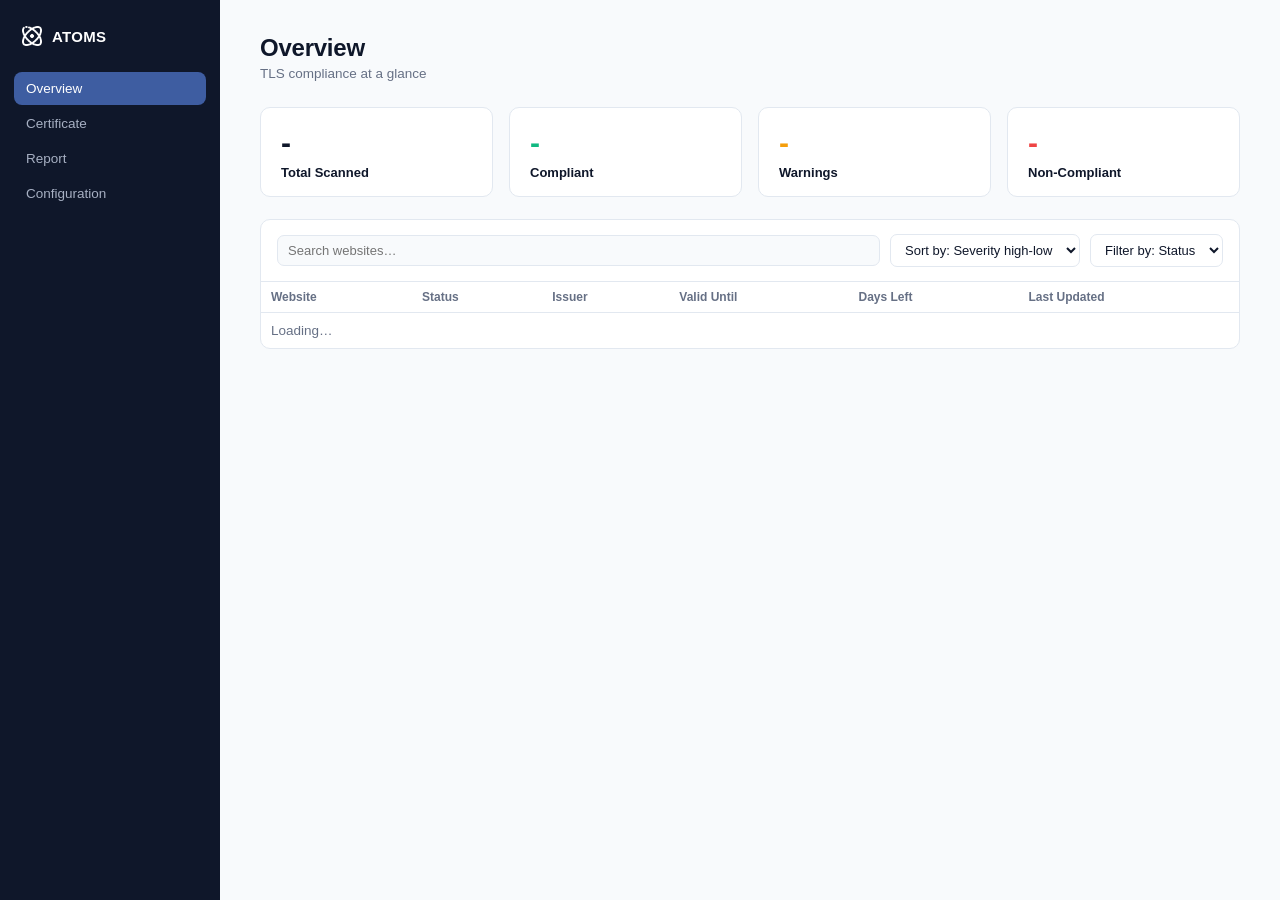
<file: index.html>
<!DOCTYPE html>
<html lang="en">
<head>
  <meta charset="UTF-8" />
  <meta name="viewport" content="width=device-width, initial-scale=1.0" />
  <title>ATOMS - Overview</title>
  <link rel="stylesheet" href="atoms.css" />
  <style>
    /* Toolbar + native filter controls — not covered by atoms.css, so
      styled locally using the same design tokens. */
    .toolbar {
      display: flex;
      align-items: center;
      gap: 10px;
      padding: 14px 16px;
      border-bottom: 1px solid var(--border);
    }
    .toolbar input[type="search"] {
      flex: 1;
      font-family: inherit;
      border: 1px solid var(--border);
      border-radius: 7px;
      padding: 7px 10px;
      font-size: 13px;
      background: var(--bg);
      color: var(--text);
    }
    .toolbar input[type="search"]:focus {
      outline: none;
      border-color: var(--blue);
      box-shadow: 0 0 0 3px var(--blue-bg);
    }
    .toolbar select {
      font-family: inherit;
      border: 1px solid var(--border);
      border-radius: 7px;
      padding: 7px 10px;
      font-size: 13px;
      background: #fff;
      color: var(--text);
    }
  </style>
</head>
<body>

  <aside class="sidebar" data-sidebar></aside>

  <main class="main">
    <div class="page-header">
      <div>
        <h1>Overview</h1>
        <p>TLS compliance at a glance</p>
      </div>
    </div>

    <div class="stat-grid" id="stat-row">
      <div class="stat-card stat-card--dark">
        <div class="stat-card__value">-</div>
        <div class="stat-card__label">Total Scanned</div>
      </div>
      <div class="stat-card stat-card--green">
        <div class="stat-card__value">-</div>
        <div class="stat-card__label">Compliant</div>
      </div>
      <div class="stat-card stat-card--amber">
        <div class="stat-card__value">-</div>
        <div class="stat-card__label">Warnings</div>
      </div>
      <div class="stat-card stat-card--red">
        <div class="stat-card__value">-</div>
        <div class="stat-card__label">Non-Compliant</div>
      </div>
    </div>

    <div class="card" style="padding:0;">
      <div class="toolbar">
        <input type="search" id="search-input" placeholder="Search websites…" />
        <select id="sort-select">
          <option value="severity">Sort by: Severity high-low</option>
          <option value="expiry">Sort by: Expiry soonest</option>
          <option value="name">Sort by: Name A-Z</option>
        </select>
        <select id="status-filter">
          <option value="">Filter by: Status</option>
          <option value="compliant">Compliant</option>
          <option value="warning">Warning</option>
          <option value="noncompliant">Non-compliant</option>
        </select>
      </div>

      <table class="data-table">
        <thead>
          <tr>
            <th>Website</th>
            <th>Status</th>
            <th>Issuer</th>
            <th>Valid Until</th>
            <th>Days Left</th>
            <th>Last Updated</th>
          </tr>
        </thead>
        <tbody id="cert-table-body">
          <tr><td colspan="6" style="color:var(--text-secondary);">Loading…</td></tr>
        </tbody>
      </table>
    </div>
  </main>

  <script src="atoms.js"></script>
  <script>
    renderSidebar("overview");

    const statusLabel = { compliant: "Compliant", warning: "Warning", noncompliant: "Not compliant" };

    function renderSummary(summary) {
      const cards = document.querySelectorAll("#stat-row .stat-card__value");
      cards[0].textContent = summary.totalScanned;
      cards[1].textContent = summary.compliant;
      cards[2].textContent = summary.warnings;
      cards[3].textContent = summary.nonCompliant;
    }

    function renderCertificates(certs) {
      const body = document.getElementById("cert-table-body");
      if (certs.length === 0) {
        body.innerHTML = `<tr><td colspan="6" style="color:var(--text-secondary);">No certificates match this filter.</td></tr>`;
        return;
      }
      body.innerHTML = certs.map(c => `
        <tr onclick="window.location.href='certificate-detail.html?id=${encodeURIComponent(c.id)}'">
          <td>${c.domain}</td>
          <td><span class="pill pill--${c.status}">${statusLabel[c.status] ?? c.status}</span></td>
          <td>${c.issuer}</td>
          <td>${formatDate(c.validUntil)}</td>
          <td>${c.daysLeft === null ? "Expired" : c.daysLeft}</td>
          <td>${formatDate(c.lastUpdated)}</td>
        </tr>
      `).join("");
    }

    function formatDate(iso) {
      if (!iso) return "-";
      const d = new Date(iso);
      return d.toLocaleDateString("en-GB", { day: "numeric", month: "short", year: "numeric" });
    }

    async function loadCertificates() {
      const params = {};
      const search = document.getElementById("search-input").value.trim();
      const status = document.getElementById("status-filter").value;
      const sort = document.getElementById("sort-select").value;
      if (search) params.search = search;
      if (status) params.status = status;
      if (sort) params.sort = sort;

      try {
        const certs = await Api.getCertificates(params);
        renderCertificates(certs);
      } catch (err) {
        renderError(document.getElementById("cert-table-body").closest(".card"), err.message);
      }
    }

    async function init() {
      try {
        const summary = await Api.getSummary();
        renderSummary(summary);
      } catch (err) {
        renderError(document.getElementById("stat-row"), err.message);
      }
      await loadCertificates();
    }

    document.getElementById("search-input").addEventListener("input", debounce(loadCertificates, 300));
    document.getElementById("status-filter").addEventListener("change", loadCertificates);
    document.getElementById("sort-select").addEventListener("change", loadCertificates);

    function debounce(fn, wait) {
      let t;
      return (...args) => { clearTimeout(t); t = setTimeout(() => fn(...args), wait); };
    }

    init();
  </script>
</body>
</html>
</file>
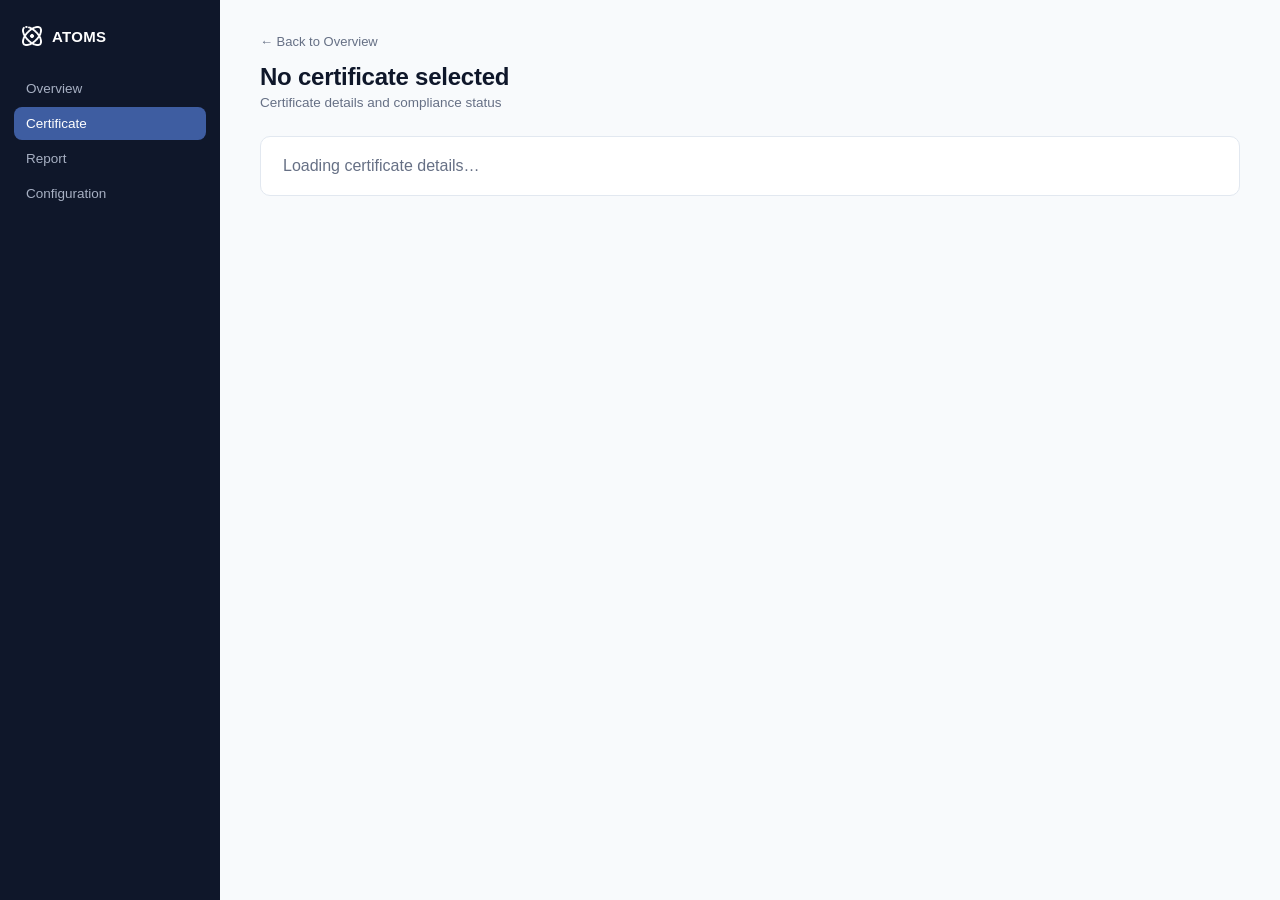
<file: certificate.html>
<!DOCTYPE html>
<html lang="en">
<head>
  <meta charset="UTF-8" />
  <meta name="viewport" content="width=device-width, initial-scale=1.0" />
  <title>ATOMS - Certificate Detail</title>
  <link rel="stylesheet" href="atoms.css" />
</head>
<body>

  <aside class="sidebar" data-sidebar></aside>

  <main class="main">
    <p class="breadcrumb"><a href="overview.html">&larr; Back to Overview</a></p>

    <div class="page-header">
      <div>
        <h1 id="domain-heading">Loading…</h1>
        <p>Certificate details and compliance status</p>
      </div>
    </div>

    <div id="detail-container">
      <div class="card" style="color:var(--text-secondary);">Loading certificate details…</div>
    </div>
  </main>

  <script src="atoms.js"></script>
  <script>
    renderSidebar("certificate");

    const statusLabel = { compliant: "Compliant", warning: "Warning", noncompliant: "Not compliant" };

    function formatDate(iso) {
      if (!iso) return "-";
      const d = new Date(iso);
      return d.toLocaleDateString("en-GB", { day: "numeric", month: "short", year: "numeric" });
    }

    function renderDetail(cert) {
      document.getElementById("domain-heading").textContent = cert.domain;

      const flaggedBlock = (cert.status !== "compliant") ? `
        <div class="callout callout--issue">
          <p class="callout__title">Why this certificate is flagged</p>
          <p class="callout__body">${cert.flagReason ?? "No reason provided."}</p>
        </div>
        <div class="callout callout--fix">
          <p class="callout__title">Suggested remedy</p>
          <p class="callout__body">${cert.suggestedRemedy ?? "No remedy provided."}</p>
        </div>
      ` : "";

      document.getElementById("detail-container").innerHTML = `
        <div class="card" style="margin-bottom: 18px;">
          <span class="pill pill--${cert.status}" style="margin-bottom:14px;">${statusLabel[cert.status] ?? cert.status}</span>
          <div class="kv-list">
            <div class="kv-row"><span class="kv-row__label">Issuer</span><span class="kv-row__value">${cert.issuer}</span></div>
            <div class="kv-row"><span class="kv-row__label">Valid From</span><span class="kv-row__value">${formatDate(cert.validFrom)}</span></div>
            <div class="kv-row"><span class="kv-row__label">Valid Until</span><span class="kv-row__value">${formatDate(cert.validUntil)}</span></div>
            <div class="kv-row"><span class="kv-row__label">Days Left</span><span class="kv-row__value">${cert.daysLeft === null ? "Expired" : cert.daysLeft}</span></div>
            <div class="kv-row"><span class="kv-row__label">Signature Algorithm</span><span class="kv-row__value">${cert.signatureAlgorithm}</span></div>
            <div class="kv-row"><span class="kv-row__label">Key Type / Length</span><span class="kv-row__value">${cert.keyType}</span></div>
            <div class="kv-row"><span class="kv-row__label">Subject Alternative Names</span><span class="kv-row__value">${(cert.subjectAlternativeNames || []).join(", ")}</span></div>
            <div class="kv-row"><span class="kv-row__label">Owner</span><span class="kv-row__value">${cert.owner ?? "Unassigned"}</span></div>
          </div>
        </div>
        ${flaggedBlock}
      `;
    }

    async function init() {
      const params = new URLSearchParams(window.location.search);
      const id = params.get("id");
      if (!id) {
        document.getElementById("domain-heading").textContent = "No certificate selected";
        renderError(document.getElementById("detail-container"), "no certificate id was provided in the URL");
        return;
      }
      try {
        const cert = await Api.getCertificate(id);
        renderDetail(cert);
      } catch (err) {
        document.getElementById("domain-heading").textContent = "Certificate not found";
        renderError(document.getElementById("detail-container"), err.message);
      }
    }

    init();
  </script>
</body>
</html>
</file>
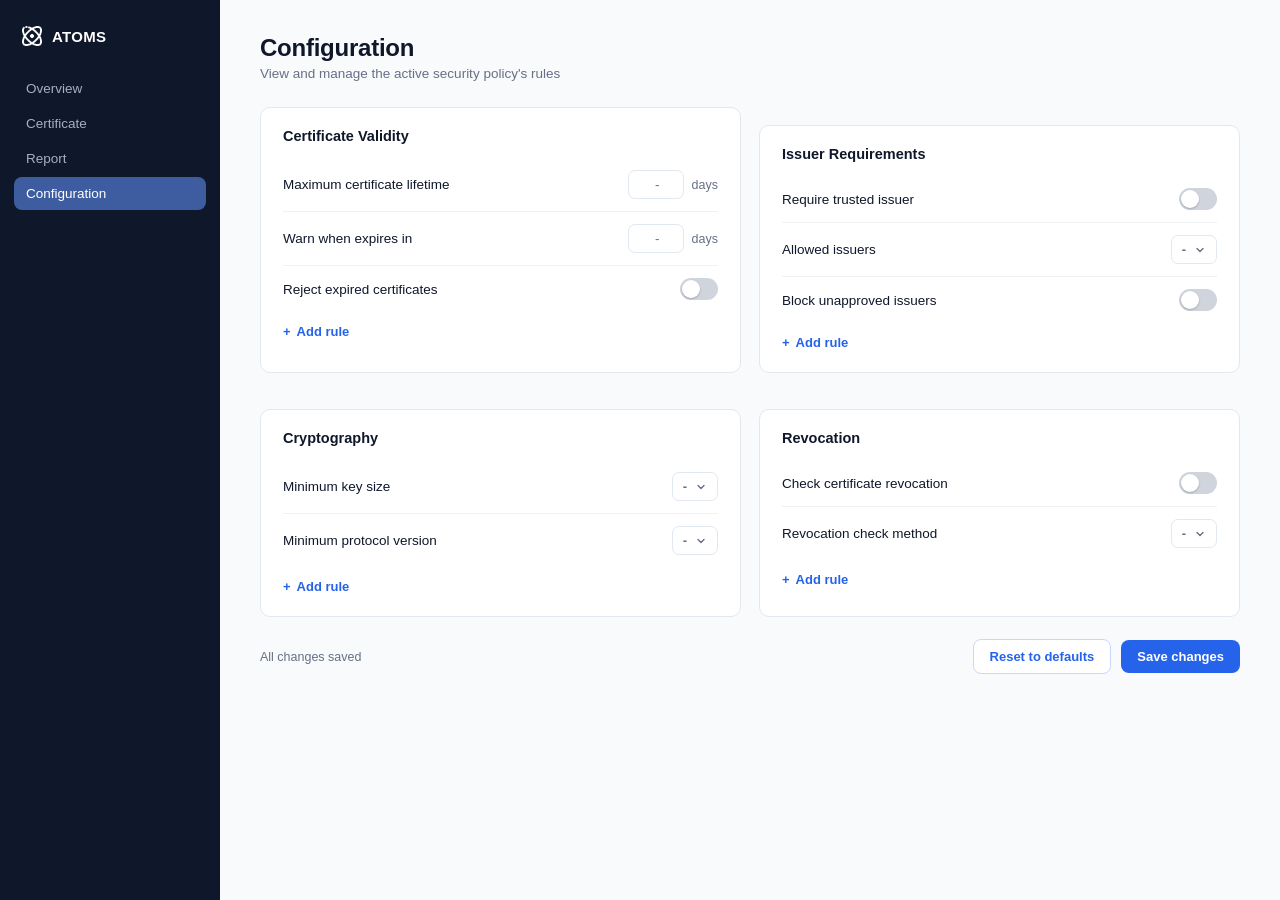
<file: configuration.html>
<!DOCTYPE html>
<html lang="en">
<head>
  <meta charset="UTF-8" />
  <meta name="viewport" content="width=device-width, initial-scale=1.0" />
  <title>ATOMS - Configuration</title>
  <link rel="stylesheet" href="atoms.css" />
  <style>
    /* ---------- Config layout: 2 boxes per row ---------- */

    .config-grid {
      display: grid;
      grid-template-columns: 1fr 1fr;
      gap: 18px;
    }

    .config-section__head {
      display: flex;
      align-items: baseline;
      justify-content: space-between;
      margin-bottom: 14px;
    }

    .config-rows { display: flex; flex-direction: column; }

    .config-row {
      display: flex;
      align-items: center;
      justify-content: space-between;
      gap: 16px;
      padding: 12px 0;
      border-bottom: 1px solid #F0F1F3;
    }
    .config-row:last-of-type { border-bottom: none; }

    .config-row__label { font-size: 13.5px; color: var(--text); }
    .config-row__hint {
      display: block;
      font-size: 12px;
      color: var(--text-secondary);
      margin-top: 2px;
    }
    .config-row__control {
      display: flex;
      align-items: center;
      gap: 8px;
      flex-shrink: 0;
    }

    /* ---------- Entry type: days counter (number + unit) ---------- */

    .field-number { display: flex; align-items: center; gap: 8px; }
    .field-number input {
      width: 56px;
      text-align: right;
      font-family: inherit;
      font-size: 13.5px;
      font-weight: 600;
      color: var(--text);
      border: 1px solid var(--border);
      border-radius: 7px;
      padding: 6px 8px;
      background: #fff;
    }
    .field-number input::placeholder { color: var(--text-secondary); font-weight: 500; }
    .field-number input:focus {
      outline: none;
      border-color: var(--blue);
      box-shadow: 0 0 0 3px var(--blue-bg);
    }
    .field-number .unit { font-size: 12.5px; color: var(--text-secondary); }

    /* ---------- Entry type: enabled/disabled switch ---------- */

    .toggle { display: inline-flex; align-items: center; gap: 9px; cursor: pointer; user-select: none; }
    .toggle input { display: none; }
    .toggle__track {
      width: 38px;
      height: 22px;
      border-radius: 999px;
      background: #D0D5DD;
      position: relative;
      transition: background 0.15s ease;
      flex-shrink: 0;
    }
    .toggle__thumb {
      position: absolute;
      top: 2px;
      left: 2px;
      width: 18px;
      height: 18px;
      border-radius: 50%;
      background: #fff;
      box-shadow: 0 1px 2px rgba(16, 24, 40, 0.25);
      transition: transform 0.15s ease;
    }
    .toggle input:checked + .toggle__track { background: var(--green); }
    .toggle input:checked + .toggle__track .toggle__thumb { transform: translateX(16px); }

    /* ---------- Entry type: dropdown ---------- */

    .dropdown { position: relative; }
    .dropdown__trigger {
      display: inline-flex;
      align-items: center;
      gap: 8px;
      background: #fff;
      border: 1px solid var(--border);
      border-radius: 7px;
      padding: 6px 10px;
      font-size: 13px;
      font-weight: 600;
      color: var(--text-secondary);
      cursor: pointer;
      white-space: nowrap;
    }
    .dropdown__trigger:hover { border-color: #C7D7FE; }
    .dropdown__trigger svg { color: var(--text-secondary); flex-shrink: 0; }
    .dropdown__panel {
      display: none;
      position: absolute;
      top: calc(100% + 6px);
      right: 0;
      background: #fff;
      border: 1px solid var(--border);
      border-radius: 8px;
      box-shadow: 0 8px 24px rgba(16, 24, 40, 0.12);
      padding: 6px;
      min-width: 200px;
      z-index: 10;
    }
    .dropdown__panel.is-open { display: block; }
    .dropdown__option {
      display: block;
      width: 100%;
      text-align: left;
      background: none;
      border: none;
      font-family: inherit;
      font-size: 13px;
      padding: 8px 10px;
      border-radius: 6px;
      cursor: pointer;
      color: var(--text);
    }
    .dropdown__option:hover { background: var(--bg); }
    .dropdown__option.is-selected { color: var(--blue); font-weight: 600; }

    /* ---------- Add rule ---------- */

    .add-rule {
      display: flex;
      align-items: center;
      gap: 6px;
      background: none;
      border: none;
      font-family: inherit;
      font-size: 13px;
      font-weight: 600;
      color: var(--blue);
      cursor: pointer;
      padding: 12px 0 2px;
    }
    .add-rule:hover { color: #1D4ED8; }

    .add-rule-form {
      display: none;
      gap: 8px;
      align-items: center;
      padding: 12px 0 2px;
      border-top: 1px solid #F0F1F3;
      margin-top: 4px;
    }
    .add-rule-form.is-open { display: flex; }
    .add-rule-form input[type="text"] {
      flex: 1;
      font-family: inherit;
      font-size: 13px;
      border: 1px solid var(--border);
      border-radius: 7px;
      padding: 7px 10px;
    }
    .add-rule-form input[type="text"]:focus {
      outline: none;
      border-color: var(--blue);
      box-shadow: 0 0 0 3px var(--blue-bg);
    }
    .add-rule-form select {
      font-family: inherit;
      font-size: 13px;
      border: 1px solid var(--border);
      border-radius: 7px;
      padding: 7px 8px;
      background: #fff;
      color: var(--text);
    }

    .save-bar {
      display: flex;
      align-items: center;
      justify-content: flex-end;
      gap: 10px;
      margin-top: 22px;
    }
    .save-bar__status { font-size: 12.5px; color: var(--text-secondary); margin-right: auto; }

    @media (max-width: 900px) {
      .config-grid { grid-template-columns: 1fr; }
    }
  </style>
</head>
<body>

  <aside class="sidebar" data-sidebar></aside>

  <main class="main">
    <div class="page-header">
      <div>
        <h1>Configuration</h1>
        <p>View and manage the active security policy's rules</p>
      </div>
    </div>

    <!-- 4 boxes total, 2 per row. Fully rendered by renderConfig(schema) below —
         values shown as "-" until populated from the API. -->
    <div class="config-grid" id="config-grid"></div>

    <div class="save-bar">
      <span class="save-bar__status" id="save-status">All changes saved</span>
      <button class="btn btn--outline" id="reset-btn">Reset to defaults</button>
      <button class="btn btn--primary" id="save-btn">Save changes</button>
    </div>
  </main>

  <script src="atoms.js"></script>
  <script>
    renderSidebar("configuration");

    // Placeholder schema: same structure the API will return, values unset.
    // This keeps every box/entry-type visible immediately instead of behind
    // a loading state. Swap this for the real fetch() shown above.
    const placeholderSchema = {
      sections: [
        {
          id: "validity",
          title: "Certificate Validity",
          rows: [
            { id: "max_lifetime", label: "Maximum certificate lifetime", type: "number", unit: "days", value: null },
            { id: "warn_expires_in", label: "Warn when expires in", type: "number", unit: "days", value: null },
            { id: "reject_expired", label: "Reject expired certificates", type: "toggle", value: null },
          ],
        },
        {
          id: "issuer",
          title: "Issuer Requirements",
          rows: [
            { id: "require_trusted_issuer", label: "Require trusted issuer", type: "toggle", value: null },
            { id: "allowed_issuers", label: "Allowed issuers", type: "select", value: null, options: [] },
            { id: "block_unapproved_issuers", label: "Block unapproved issuers", type: "toggle", value: null },
          ],
        },
        {
          id: "crypto",
          title: "Cryptography",
          rows: [
            { id: "min_key_size", label: "Minimum key size", type: "select", value: null, options: [] },
            { id: "min_protocol_version", label: "Minimum protocol version", type: "select", value: null, options: [] },
          ],
        },
        {
          id: "revocation",
          title: "Revocation",
          rows: [
            { id: "check_revocation", label: "Check certificate revocation", type: "toggle", value: null },
            { id: "revocation_method", label: "Revocation check method", type: "select", value: null, options: [] },
          ],
        },
      ],
    };

    let unsaved = false;

    // ---- Row / control builders --------------------------------------------
    function buildControl(row) {
      if (row.type === "number") {
        return `
          <span class="config-row__control field-number">
            <input type="number" value="${row.value ?? ""}" placeholder="-" min="0" data-field="${row.id}" />
            <span class="unit">${row.unit || ""}</span>
          </span>`;
      }
      if (row.type === "toggle") {
        return `
          <label class="toggle">
            <input type="checkbox" data-field="${row.id}" ${row.value ? "checked" : ""} />
            <span class="toggle__track"><span class="toggle__thumb"></span></span>
          </label>`;
      }
      if (row.type === "select") {
        const selected = (row.options || []).find((o) => o.value === row.value);
        const options = row.options && row.options.length
          ? row.options
              .map(
                (o) =>
                  `<button class="dropdown__option${o.value === row.value ? " is-selected" : ""}" data-value="${o.value}">${o.label}</button>`
              )
              .join("")
          : `<button class="dropdown__option" data-value="">-</button>`;
        return `
          <div class="dropdown" data-field="${row.id}">
            <div class="dropdown__trigger select-trigger">
              <span>${selected ? selected.label : "-"}</span>
              <svg width="12" height="12" viewBox="0 0 12 12" fill="none"><path d="M3 4.5L6 7.5L9 4.5" stroke="currentColor" stroke-width="1.4" stroke-linecap="round" stroke-linejoin="round"/></svg>
            </div>
            <div class="dropdown__panel">${options}</div>
          </div>`;
      }
      return "";
    }

    function buildRow(row) {
      return `
        <div class="config-row" data-row="${row.id}">
          <span class="config-row__label">
            ${row.label}
            ${row.hint ? `<span class="config-row__hint">${row.hint}</span>` : ""}
          </span>
          ${buildControl(row)}
        </div>`;
    }

    function buildSection(section) {
      return `
        <div class="card config-section" data-section="${section.id}">
          <div class="config-section__head">
            <p class="card__title" style="margin:0;">${section.title}</p>
          </div>
          <div class="config-rows">
            ${section.rows.map(buildRow).join("")}
          </div>
          <button class="add-rule" data-section="${section.id}">
            <span>+</span> Add rule
          </button>
          <div class="add-rule-form" data-section-form="${section.id}">
            <input type="text" placeholder="Rule name" />
            <select>
              <option value="toggle">Toggle</option>
              <option value="number">Number</option>
            </select>
            <button class="btn btn--primary add-rule-confirm" style="padding:7px 12px;">Add</button>
          </div>
        </div>`;
    }

    // ---- Main render entry point --------------------------------------------
    function renderConfig(schema) {
      const grid = document.getElementById("config-grid");
      grid.innerHTML = schema.sections.map(buildSection).join("");
      wireInteractions();
      setSaveStatus("All changes saved", false);
    }

    // ---- Interaction wiring --------------------------------------------------
    function wireInteractions() {
      document.querySelectorAll(".select-trigger").forEach((trigger) => {
        const wrapper = trigger.closest("[data-field]");
        const panel = trigger.nextElementSibling;
        initDropdown(trigger, panel);
        panel.querySelectorAll(".dropdown__option").forEach((opt) => {
          opt.addEventListener("click", () => {
            trigger.querySelector("span").textContent = opt.textContent;
            panel.querySelectorAll(".dropdown__option").forEach((o) => o.classList.remove("is-selected"));
            opt.classList.add("is-selected");
            panel.classList.remove("is-open");
            wrapper.dataset.value = opt.dataset.value;
            setSaveStatus("Unsaved changes", true);
          });
        });
      });

      document.querySelectorAll('input[type="checkbox"], input[type="number"]').forEach((el) => {
        el.addEventListener("change", () => setSaveStatus("Unsaved changes", true));
      });

      document.querySelectorAll(".add-rule").forEach((btn) => {
        btn.addEventListener("click", () => {
          document.querySelector(`[data-section-form="${btn.dataset.section}"]`).classList.toggle("is-open");
        });
      });

      document.querySelectorAll(".add-rule-confirm").forEach((btn) => {
        btn.addEventListener("click", () => {
          const form = btn.closest(".add-rule-form");
          const nameInput = form.querySelector('input[type="text"]');
          const type = form.querySelector("select").value;
          const name = nameInput.value.trim();
          if (!name) { nameInput.focus(); return; }

          const rowsContainer = form.previousElementSibling;
          const id = name.toLowerCase().replace(/[^a-z0-9]+/g, "_");
          const row = type === "number"
            ? { id, label: name, type: "number", unit: "days", value: null }
            : { id, label: name, type: "toggle", value: null };

          rowsContainer.insertAdjacentHTML("beforeend", buildRow(row));
          wireInteractions();
          nameInput.value = "";
          form.classList.remove("is-open");
          setSaveStatus("Unsaved changes", true);
          // TODO: POST the new rule to the backend, e.g.
          // fetch('/api/policy/rules', { method: 'POST', body: JSON.stringify(row) })
        });
      });
    }

    function setSaveStatus(text, isUnsaved) {
      unsaved = !!isUnsaved;
      const status = document.getElementById("save-status");
      status.textContent = text;
      status.style.color = isUnsaved ? "var(--amber)" : "var(--text-secondary)";
    }

    // ---- Collecting current values for a save request --------------------------
    function collectConfigValues() {
      const values = {};
      document.querySelectorAll("[data-field]").forEach((el) => {
        if (el.tagName === "INPUT" && el.type === "checkbox") {
          values[el.dataset.field] = el.checked;
        } else if (el.tagName === "INPUT" && el.type === "number") {
          values[el.dataset.field] = el.value === "" ? null : Number(el.value);
        } else if (el.dataset.field) {
          values[el.dataset.field] = el.dataset.value || null;
        }
      });
      return values;
    }

    document.getElementById("save-btn").addEventListener("click", () => {
      const payload = collectConfigValues();
      // TODO: fetch('/api/policy', { method: 'PATCH', body: JSON.stringify(payload) })
      setSaveStatus("All changes saved", false);
    });

    document.getElementById("reset-btn").addEventListener("click", () => {
      if (confirm("Reset all rules on this policy to their default values?")) {
        // TODO: fetch('/api/policy/reset', { method: 'POST' }).then(r => r.json()).then(renderConfig)
      }
    });

    // Render immediately with placeholders; replace with the real fetch()
    // from the API integration comment once the backend is wired up.
    renderConfig(placeholderSchema);
  </script>
</body>
</html>
</file>
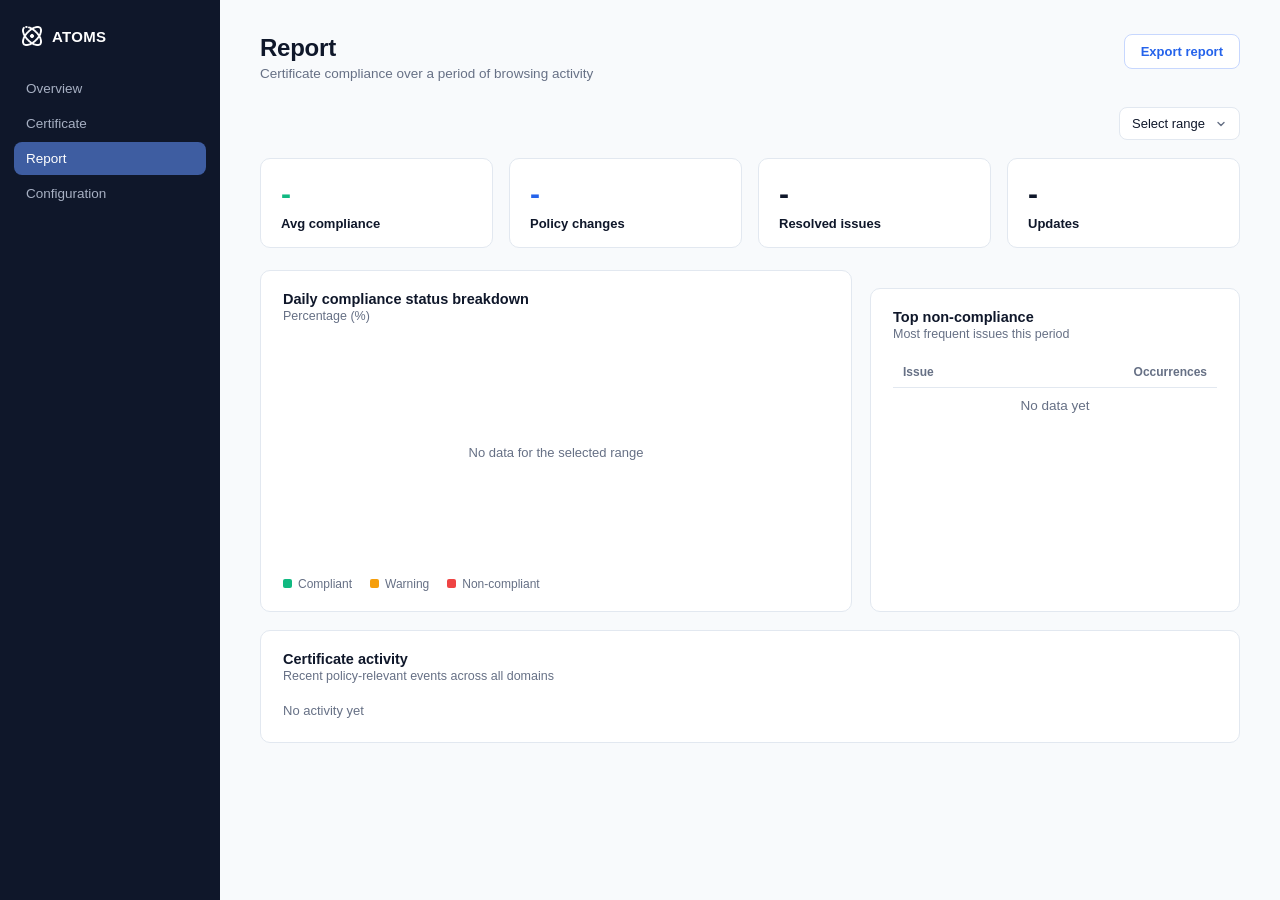
<file: report.html>
<!DOCTYPE html>
<html lang="en">
<head>
  <meta charset="UTF-8" />
  <meta name="viewport" content="width=device-width, initial-scale=1.0" />
  <title>ATOMS - Report</title>
  <link rel="stylesheet" href="atoms.css" />
  <style>
    /* ---------- Chart ---------- */
    .chart-wrap { position: relative; }
    .chart-wrap svg { display: block; width: 100%; height: auto; }

    .chart-empty {
      position: absolute;
      inset: 0;
      display: flex;
      align-items: center;
      justify-content: center;
      font-size: 13px;
      color: var(--text-secondary);
      pointer-events: none;
    }

    .chart-tooltip {
      position: absolute;
      pointer-events: none;
      background: var(--navy);
      color: #fff;
      font-size: 12px;
      padding: 8px 10px;
      border-radius: 8px;
      line-height: 1.5;
      opacity: 0;
      transform: translate(-50%, -110%);
      transition: opacity 0.1s ease;
      white-space: nowrap;
      z-index: 5;
    }
    .chart-tooltip strong { display: block; font-size: 12px; margin-bottom: 2px; }
    .chart-tooltip .row { display: flex; gap: 8px; justify-content: space-between; }

    /* ---------- Dropdown (time range) ---------- */
    .dropdown { position: relative; }
    .dropdown__panel {
      display: none;
      position: absolute;
      top: calc(100% + 6px);
      right: 0;
      background: #fff;
      border: 1px solid var(--border);
      border-radius: 8px;
      box-shadow: 0 8px 24px rgba(16, 24, 40, 0.10);
      padding: 6px;
      min-width: 220px;
      z-index: 10;
    }
    .dropdown__panel.is-open { display: block; }
    .dropdown__option {
      display: block;
      width: 100%;
      text-align: left;
      background: none;
      border: none;
      font-family: inherit;
      font-size: 13px;
      padding: 8px 10px;
      border-radius: 6px;
      cursor: pointer;
      color: var(--text);
    }
    .dropdown__option:hover { background: var(--bg); }

    /* ---------- Empty-state rows ---------- */
    .empty-row td {
      text-align: center;
      color: var(--text-secondary);
      padding: 18px 10px;
    }

    .activity-list { display: flex; flex-direction: column; }
    .activity-item {
      display: flex;
      gap: 12px;
      padding: 12px 0;
      border-bottom: 1px solid #F0F1F3;
      font-size: 13.5px;
    }
    .activity-item:last-child { border-bottom: none; }
    .activity-dot { width: 8px; height: 8px; border-radius: 50%; margin-top: 5px; flex-shrink: 0; }
    .activity-item__text { color: var(--text); }
    .activity-item__meta { color: var(--text-secondary); font-size: 12px; }
  </style>
</head>
<body>

  <aside class="sidebar" data-sidebar></aside>

  <main class="main">
    <div class="page-header">
      <div>
        <h1>Report</h1>
        <p>Certificate compliance over a period of browsing activity</p>
      </div>
      <button class="btn btn--outline" id="export-btn">Export report</button>
    </div>

    <!-- Time range picker: options populated from API (or a fixed preset list) via renderRangeOptions() -->
    <div style="display:flex; justify-content:flex-end; margin-bottom:18px;">
      <div class="dropdown" id="range-dropdown">
        <div class="select" id="range-trigger">
          <span id="range-label">Select range</span>
          <svg width="12" height="12" viewBox="0 0 12 12" fill="none"><path d="M3 4.5L6 7.5L9 4.5" stroke="currentColor" stroke-width="1.4" stroke-linecap="round" stroke-linejoin="round"/></svg>
        </div>
        <div class="dropdown__panel" id="range-panel"></div>
      </div>
    </div>

    <!-- Stat cards: each value comes from GET /api/report/summary via data-stat binding -->
    <div class="stat-grid">
      <div class="stat-card stat-card--green">
        <div class="stat-card__value" data-stat="avgCompliance">-</div>
        <div class="stat-card__label">Avg compliance</div>
      </div>
      <div class="stat-card stat-card--blue">
        <div class="stat-card__value" data-stat="policyChanges">-</div>
        <div class="stat-card__label">Policy changes</div>
      </div>
      <div class="stat-card stat-card--dark">
        <div class="stat-card__value" data-stat="resolvedIssues">-</div>
        <div class="stat-card__label">Resolved issues</div>
      </div>
      <div class="stat-card stat-card--dark">
        <div class="stat-card__value" data-stat="updates">-</div>
        <div class="stat-card__label">Updates</div>
      </div>
    </div>

    <div class="chart-row">
      <div class="card">
        <p class="card__title" id="chart-title">Daily compliance status breakdown</p>
        <p class="card__subtitle">Percentage (%)</p>
        <div class="chart-wrap" id="chart-wrap">
          <svg id="chart-svg" viewBox="0 0 720 300" preserveAspectRatio="none"></svg>
          <div class="chart-empty" id="chart-empty">No data for the selected range</div>
          <div class="chart-tooltip" id="chart-tooltip"></div>
        </div>
        <div class="legend">
          <span class="legend__item"><span class="legend__swatch" style="background: var(--green)"></span>Compliant</span>
          <span class="legend__item"><span class="legend__swatch" style="background: var(--amber)"></span>Warning</span>
          <span class="legend__item"><span class="legend__swatch" style="background: var(--red)"></span>Non-compliant</span>
        </div>
      </div>

      <div class="card">
        <p class="card__title">Top non-compliance</p>
        <p class="card__subtitle">Most frequent issues this period</p>
        <table class="data-table">
          <thead>
            <tr><th>Issue</th><th style="text-align:right;">Occurrences</th></tr>
          </thead>
          <tbody id="non-compliance-body">
            <tr class="empty-row"><td colspan="2">No data yet</td></tr>
          </tbody>
        </table>
      </div>
    </div>

    <div class="card">
      <p class="card__title">Certificate activity</p>
      <p class="card__subtitle">Recent policy-relevant events across all domains</p>
      <div class="activity-list" id="activity-list">
        <p style="color: var(--text-secondary); font-size: 13px; margin: 4px 0;">No activity yet</p>
      </div>
    </div>
  </main>

  <script src="atoms.js"></script>
  <script>
    renderSidebar("report");
    initDropdown(document.getElementById("range-trigger"), document.getElementById("range-panel"));

    /* ==========================================================
       API INTEGRATION POINTS
       Replace the render* calls at the bottom with real fetches,
       e.g.:
         fetch(`/api/report?range=${range}`)
           .then(r => r.json())
           .then(data => {
             renderStats(data.summary);
             renderChart(data.dailyBreakdown);
             renderNonCompliance(data.topNonCompliance);
             renderActivity(data.activity);
           });
       ========================================================== */

    // ---- Time range options -------------------------------------------
    // Populate from API (GET /api/report/ranges) or a fixed preset list.
    function renderRangeOptions(ranges) {
      const panel = document.getElementById("range-panel");
      panel.innerHTML = ranges
        .map((r) => `<button class="dropdown__option" data-range="${r}">${r}</button>`)
        .join("");
      panel.querySelectorAll(".dropdown__option").forEach((btn) => {
        btn.addEventListener("click", () => {
          document.getElementById("range-label").textContent = btn.dataset.range;
          panel.classList.remove("is-open");
          // TODO: trigger fetch(`/api/report?range=${btn.dataset.range}`) here
        });
      });
    }

    // ---- Stat cards ------------------------------------------------------
    function renderStats(stats) {
      document.querySelectorAll("[data-stat]").forEach((el) => {
        const key = el.dataset.stat;
        el.textContent = stats && stats[key] !== undefined && stats[key] !== null ? stats[key] : "-";
      });
    }

    // ---- Top non-compliance table -----------------------------------------
    function renderNonCompliance(rows) {
      const body = document.getElementById("non-compliance-body");
      if (!rows || rows.length === 0) {
        body.innerHTML = `<tr class="empty-row"><td colspan="2">No data yet</td></tr>`;
        return;
      }
      body.innerHTML = rows
        .map((row) => `<tr><td>${row.issue}</td><td style="text-align:right; font-weight:600;">${row.count}</td></tr>`)
        .join("");
    }

    // ---- Certificate activity feed -----------------------------------------
    // Expected event shape: { text, meta, status: 'compliant'|'warning'|'noncompliant'|'info' }
    const statusColor = {
      compliant: "var(--green)",
      warning: "var(--amber)",
      noncompliant: "var(--red)",
      info: "var(--blue)",
    };

    function renderActivity(events) {
      const list = document.getElementById("activity-list");
      if (!events || events.length === 0) {
        list.innerHTML = `<p style="color: var(--text-secondary); font-size: 13px; margin: 4px 0;">No activity yet</p>`;
        return;
      }
      list.innerHTML = events
        .map(
          (e) => `
          <div class="activity-item">
            <span class="activity-dot" style="background:${statusColor[e.status] || "var(--text-secondary)"}"></span>
            <div>
              <div class="activity-item__text">${e.text}</div>
              <div class="activity-item__meta">${e.meta}</div>
            </div>
          </div>`
        )
        .join("");
    }

    // ---- Stacked area chart --------------------------------------------
    // Expected series shape: [{ label: 'Aug 1', compliant, warning, noncompliant }, ...]
    // Each row's three values should sum to 100 (percent of scanned certs that day).
    const svgNS = "http://www.w3.org/2000/svg";
    const svg = document.getElementById("chart-svg");
    const chartEmpty = document.getElementById("chart-empty");
    const W = 720, H = 300;
    const padL = 34, padR = 6, padT = 10, padB = 26;
    const innerW = W - padL - padR, innerH = H - padT - padB;

    function renderChart(series) {
      svg.innerHTML = "";

      if (!series || series.length === 0) {
        chartEmpty.style.display = "flex";
        return;
      }
      chartEmpty.style.display = "none";

      const days = series.length;
      const x = (i) => padL + (i / Math.max(days - 1, 1)) * innerW;
      const y = (v) => padT + innerH - (v / 100) * innerH;

      // Gridlines + y-axis labels (structural chrome, always drawn)
      [0, 25, 50, 75, 100].forEach((v) => {
        const line = document.createElementNS(svgNS, "line");
        line.setAttribute("x1", padL);
        line.setAttribute("x2", W - padR);
        line.setAttribute("y1", y(v));
        line.setAttribute("y2", y(v));
        line.setAttribute("stroke", "#EEF0F3");
        line.setAttribute("stroke-width", "1");
        svg.appendChild(line);

        const label = document.createElementNS(svgNS, "text");
        label.setAttribute("x", 2);
        label.setAttribute("y", y(v) + 4);
        label.setAttribute("font-size", "10");
        label.setAttribute("fill", "#98A2B3");
        label.textContent = v + "%";
        svg.appendChild(label);
      });

      const cum1 = (i) => series[i].compliant;
      const cum2 = (i) => series[i].compliant + series[i].warning;
      const cum3 = () => 100;

      function bandPath(lowerFn, upperFn) {
        let d = `M ${x(0)} ${y(lowerFn(0))} `;
        for (let i = 0; i < days; i++) d += `L ${x(i)} ${y(lowerFn(i))} `;
        for (let i = days - 1; i >= 0; i--) d += `L ${x(i)} ${y(upperFn(i))} `;
        d += "Z";
        return d;
      }

      function makePath(d, cssVar) {
        const p = document.createElementNS(svgNS, "path");
        p.setAttribute("d", d);
        p.setAttribute("fill", getComputedStyle(document.documentElement).getPropertyValue(cssVar).trim());
        p.setAttribute("opacity", "0.92");
        svg.appendChild(p);
      }

      makePath(bandPath((i) => 0, cum1), "--green");
      makePath(bandPath(cum1, cum2), "--amber");
      makePath(bandPath(cum2, cum3), "--red");

      // x-axis labels (thin out if there are many days)
      const step = Math.max(1, Math.ceil(days / 7));
      series.forEach((d, i) => {
        if (i % step !== 0 && i !== days - 1) return;
        const label = document.createElementNS(svgNS, "text");
        label.setAttribute("x", x(i));
        label.setAttribute("y", H - 6);
        label.setAttribute("font-size", "10");
        label.setAttribute("fill", "#98A2B3");
        label.setAttribute("text-anchor", i === 0 ? "start" : i === days - 1 ? "end" : "middle");
        label.textContent = d.label;
        svg.appendChild(label);
      });

      // Hover line + tooltip
      const hoverLine = document.createElementNS(svgNS, "line");
      hoverLine.setAttribute("y1", padT);
      hoverLine.setAttribute("y2", H - padB);
      hoverLine.setAttribute("stroke", "#101828");
      hoverLine.setAttribute("stroke-width", "1");
      hoverLine.setAttribute("opacity", "0");
      svg.appendChild(hoverLine);

      const wrap = document.getElementById("chart-wrap");
      const tooltip = document.getElementById("chart-tooltip");

      wrap.onmousemove = (evt) => {
        const rect = svg.getBoundingClientRect();
        const relX = ((evt.clientX - rect.left) / rect.width) * W;
        let idx = Math.round(((relX - padL) / innerW) * (days - 1));
        idx = Math.max(0, Math.min(days - 1, idx));

        hoverLine.setAttribute("x1", x(idx));
        hoverLine.setAttribute("x2", x(idx));
        hoverLine.setAttribute("opacity", "1");

        const d = series[idx];
        tooltip.innerHTML = `
          <strong>${d.label}</strong>
          <div class="row"><span>Compliant</span><span>${d.compliant}%</span></div>
          <div class="row"><span>Warning</span><span>${d.warning}%</span></div>
          <div class="row"><span>Non-compliant</span><span>${d.noncompliant}%</span></div>
        `;
        tooltip.style.opacity = "1";
        tooltip.style.left = `${(x(idx) / W) * 100}%`;
        tooltip.style.top = `${(y(100) / H) * 100}%`;
      };
      wrap.onmouseleave = () => {
        hoverLine.setAttribute("opacity", "0");
        tooltip.style.opacity = "0";
      };
    }

    // ---- Export ------------------------------------------------------------
    document.getElementById("export-btn").addEventListener("click", () => {
      // TODO: call export endpoint, e.g. GET /api/report/export?range=...
    });

    /* ==========================================================
       Initial skeleton render (no data yet - replace with the
       fetch shown in the comment block above once the API is wired up)
       ========================================================== */
    renderRangeOptions(["Last 7 days", "Last 30 days", "Last 90 days", "Custom range…"]);
    renderStats({});
    renderChart([]);
    renderNonCompliance([]);
    renderActivity([]);
  </script>
</body>
</html>
</file>
<file: atoms.css>
:root {
  --navy: #0F172A;
  --navy-active: #3E5DA1;
  --bg: #F8FAFC;
  --card: #FFFFFF;
  --border: #E2E8F0;
  --text: #0F172A;
  --text-secondary: #667085;
  --green: #10B981;
  --green-bg: #ECFDF3;
  --amber: #F59E0B;
  --amber-bg: #FFFAEB;
  --red: #EF4444;
  --red-bg: #FEF3F2;
  --blue: #2563EB;
  --blue-bg: #EFF4FF;
  --radius: 10px;
  --font: -apple-system, "Segoe UI", Inter, sans-serif;
}

* { box-sizing: border-box; }

html, body {
  margin: 0;
  padding: 0;
  font-family: var(--font);
  color: var(--text);
  background: var(--bg);
  -webkit-font-smoothing: antialiased;
}

body {
  display: flex;
  min-height: 100vh;
}

a { color: inherit; text-decoration: none; }

/* ---------- Sidebar ---------- */

.sidebar {
  width: 220px;
  flex-shrink: 0;
  background: var(--navy);
  color: #CBD3E1;
  display: flex;
  flex-direction: column;
  padding: 20px 14px;
  position: sticky;
  top: 0;
  height: 100vh;
}

.sidebar__logo {
  display: flex;
  align-items: center;
  gap: 10px;
  padding: 6px 8px 26px;
  color: #FFFFFF;
  font-weight: 700;
  font-size: 15px;
  letter-spacing: 0.02em;
}

.sidebar__logo svg { flex-shrink: 0; }

.sidebar__nav {
  display: flex;
  flex-direction: column;
  gap: 2px;
}

.sidebar__link {
  display: block;
  padding: 9px 12px;
  border-radius: 8px;
  font-size: 13.5px;
  font-weight: 500;
  color: #A7B0C3;
  transition: background 0.15s ease, color 0.15s ease;
}

.sidebar__link:hover {
  background: rgba(255, 255, 255, 0.06);
  color: #E7EAF0;
}

.sidebar__link.active {
  background: var(--navy-active);
  color: #FFFFFF;
}

/* ---------- Main content ---------- */

.main {
  flex: 1;
  min-width: 0;
  padding: 34px 40px 60px;
}

.breadcrumb {
  font-size: 13px;
  color: var(--text-secondary);
  margin: 0 0 14px;
}

.breadcrumb a:hover { color: var(--text); }
.breadcrumb .current { color: var(--text); font-weight: 500; }

.page-header {
  display: flex;
  align-items: flex-start;
  justify-content: space-between;
  gap: 20px;
  margin-bottom: 26px;
}

.page-header h1 {
  margin: 0 0 4px;
  font-size: 24px;
  font-weight: 700;
  letter-spacing: -0.01em;
}

.page-header p {
  margin: 0;
  font-size: 13.5px;
  color: var(--text-secondary);
}

/* ---------- Buttons / controls ---------- */

.btn {
  appearance: none;
  border: none;
  cursor: pointer;
  font-family: inherit;
  font-size: 13px;
  font-weight: 600;
  border-radius: 8px;
  padding: 9px 16px;
  display: inline-flex;
  align-items: center;
  gap: 7px;
  transition: background 0.15s ease, border-color 0.15s ease;
}

.btn--primary {
  background: var(--blue);
  color: #fff;
}
.btn--primary:hover { background: #1D4ED8; }

.btn--outline {
  background: #fff;
  color: var(--blue);
  border: 1px solid #C7D7FE;
}
.btn--outline:hover { background: var(--blue-bg); }

.select {
  display: inline-flex;
  align-items: center;
  gap: 10px;
  background: #fff;
  border: 1px solid var(--border);
  border-radius: 8px;
  padding: 8px 12px;
  font-size: 13px;
  color: var(--text);
  cursor: pointer;
}
.select svg { color: var(--text-secondary); }

/* ---------- Cards ---------- */

.card {
  background: var(--card);
  border: 1px solid var(--border);
  border-radius: var(--radius);
  padding: 20px 22px;
}

.card + .card { margin-top: 18px; }

.card__title {
  font-size: 14.5px;
  font-weight: 700;
  margin: 0 0 2px;
}

.card__subtitle {
  font-size: 12.5px;
  color: var(--text-secondary);
  margin: 0 0 16px;
}

/* ---------- Stat cards ---------- */

.stat-grid {
  display: grid;
  grid-template-columns: repeat(4, 1fr);
  gap: 16px;
  margin-bottom: 22px;
}

.stat-card {
  background: var(--card);
  border: 1px solid var(--border);
  border-radius: var(--radius);
  padding: 18px 20px 16px;
}

.stat-card__value {
  font-size: 30px;
  font-weight: 700;
  line-height: 1.1;
  margin-bottom: 6px;
}

.stat-card__label {
  font-size: 13px;
  font-weight: 600;
  color: var(--text);
}

.stat-card--green .stat-card__value { color: var(--green); }
.stat-card--amber .stat-card__value { color: var(--amber); }
.stat-card--red .stat-card__value { color: var(--red); }
.stat-card--blue .stat-card__value { color: var(--blue); }
.stat-card--dark .stat-card__value { color: var(--text); }

/* ---------- Status pills ---------- */

.pill {
  display: inline-flex;
  align-items: center;
  gap: 6px;
  font-size: 12.5px;
  font-weight: 600;
  padding: 3px 0;
}

.pill::before {
  content: "";
  width: 6px;
  height: 6px;
  border-radius: 50%;
  background: currentColor;
}

.pill--compliant { color: var(--green); }
.pill--warning { color: var(--amber); }
.pill--noncompliant { color: var(--red); }

/* ---------- Key/value rows (certificate details) ---------- */

.kv-list {
  display: flex;
  flex-direction: column;
}

.kv-row {
  display: flex;
  align-items: baseline;
  justify-content: space-between;
  gap: 16px;
  padding: 10px 0;
  border-bottom: 1px solid #F0F1F3;
  font-size: 13.5px;
}

.kv-row:last-child { border-bottom: none; }

.kv-row__label { color: var(--text-secondary); }
.kv-row__value { font-weight: 600; text-align: right; }
.kv-row__value.mono { font-family: "SF Mono", ui-monospace, Menlo, Consolas, monospace; font-weight: 500; }

/* ---------- Callout boxes ---------- */

.callout {
  border-radius: var(--radius);
  padding: 16px 18px;
  border: 1px solid transparent;
}

.callout + .callout { margin-top: 16px; }

.callout--issue {
  background: var(--red-bg);
  border-color: #FDA29B;
}
.callout--issue .callout__title { color: var(--red); }

.callout--fix {
  background: #fff;
  border: 1px solid var(--border);
}
.callout--fix .callout__title { color: var(--text); }

.callout__title {
  font-size: 13.5px;
  font-weight: 700;
  margin: 0 0 6px;
}

.callout__body {
  font-size: 13.5px;
  color: #344054;
  margin: 0;
  line-height: 1.5;
}

/* ---------- Table ---------- */

table.data-table {
  width: 100%;
  border-collapse: collapse;
  font-size: 13.5px;
}

.data-table thead th {
  text-align: left;
  font-size: 12px;
  font-weight: 600;
  color: var(--text-secondary);
  padding: 8px 10px;
  border-bottom: 1px solid var(--border);
}

.data-table tbody td {
  padding: 10px 10px;
  border-bottom: 1px solid #F0F1F3;
}

.data-table tbody tr:last-child td { border-bottom: none; }

.data-table tbody tr:hover { background: #FAFAFB; }

/* ---------- Layout helpers ---------- */

.grid-2 {
  display: grid;
  grid-template-columns: 1fr 1fr;
  gap: 18px;
  align-items: start;
}

.chart-row {
  display: grid;
  grid-template-columns: 1.6fr 1fr;
  gap: 18px;
  margin-bottom: 18px;
}

.legend {
  display: flex;
  gap: 18px;
  margin-top: 10px;
}

.legend__item {
  display: flex;
  align-items: center;
  gap: 6px;
  font-size: 12px;
  color: var(--text-secondary);
}

.legend__swatch {
  width: 9px;
  height: 9px;
  border-radius: 2px;
}

@media (max-width: 980px) {
  .stat-grid { grid-template-columns: repeat(2, 1fr); }
  .grid-2, .chart-row { grid-template-columns: 1fr; }
}

@media (max-width: 640px) {
  body { flex-direction: column; }
  .sidebar { width: 100%; height: auto; position: relative; }
  .stat-grid { grid-template-columns: 1fr; }
  .main { padding: 22px 16px 40px; }
}
</file>
